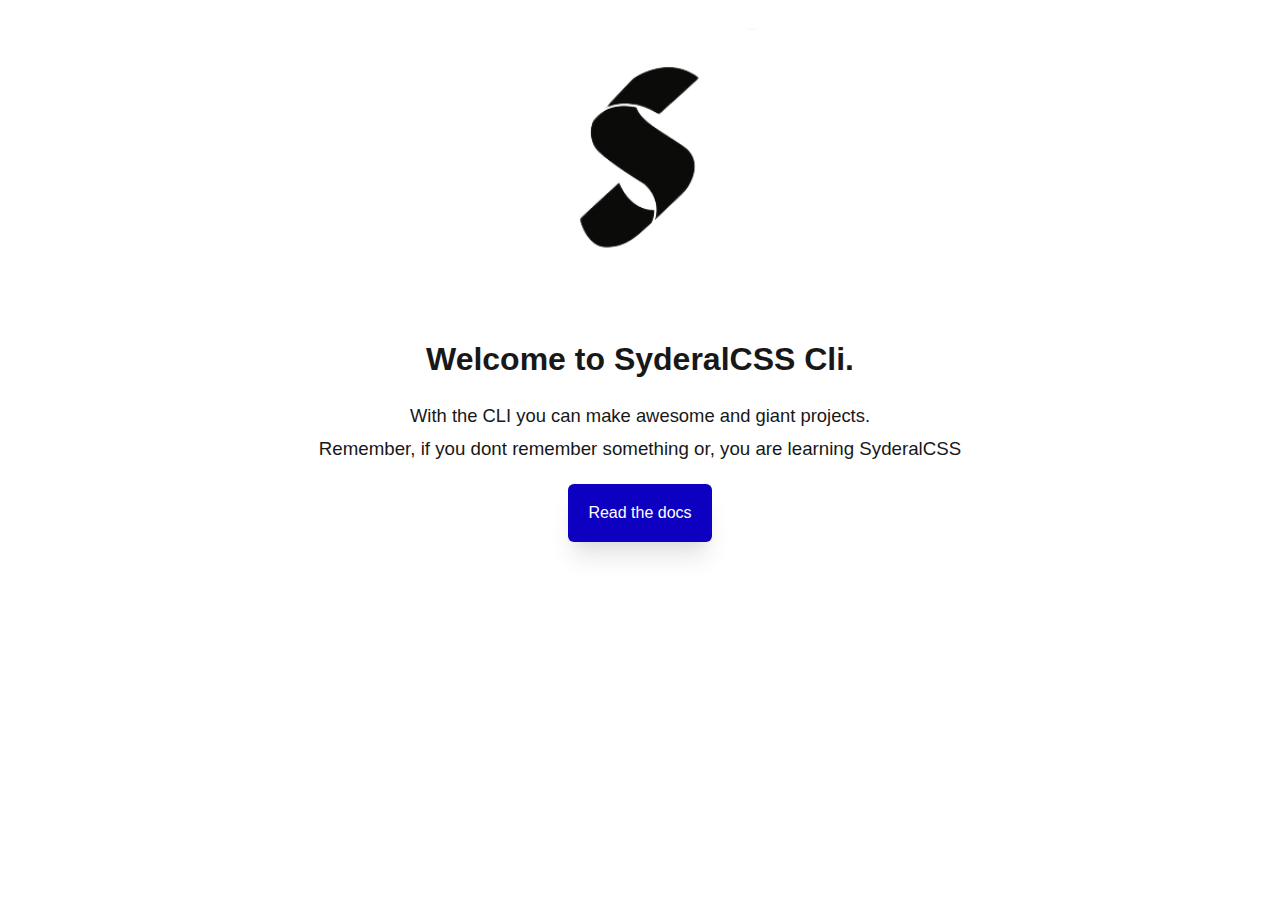
<file: public/index.html>
<!DOCTYPE html>
<html lang="en">

<head>
    <meta charset="UTF-8">
    <meta http-equiv="X-UA-Compatible" content="IE=edge">
    <meta name="viewport" content="width=device-width, initial-scale=1.0">
    <link rel="stylesheet" href="../router/main.css">
    <link rel="shortcut icon" href="logo.png" type="image/x-icon">
    <title>Syderal Testing</title>
</head>

<body>
    <div id="welcome" class="d-flex flex-direction-c justify-center align-center">
        <img class="w-sm" src="logo.png">
        <h1 class="txt-color-dark txt-s-400">Welcome to SyderalCSS Cli.</h1>
        <p class="txt-color-dark txt-fw-300 txt-s-m">With the CLI you can make awesome and giant projects.</p>
        <p class="txt-color-dark txt-fw-300 txt-s-l">Remember, if you dont remember something or, you are learning SyderalCSS</p> <br>
        <a class="bgc-blue-4 roundness-m bx-shadow-xl txt-color-light pad-2 txt-decoration-none" href="#">Read the docs</a>
    </div>
</body>
</html>
</file>
<file: router/main.css>
/* Here is the import main files for Syderal But you can import your own files to work with them and make your project more you */
@import "../src/docs/bg.css";
@import "../src/docs/typography.css";
@import "../src/docs/layout.css";
@import "../src/docs/sizing.css";
@import "../src/docs/spacing.css";
@import "../src/docs/normalizev8.css";
@import "../src/docs/layout.css";
@import "../src/docs/box-styles.css";
@import "../src/docs/flex.css";
</file>
